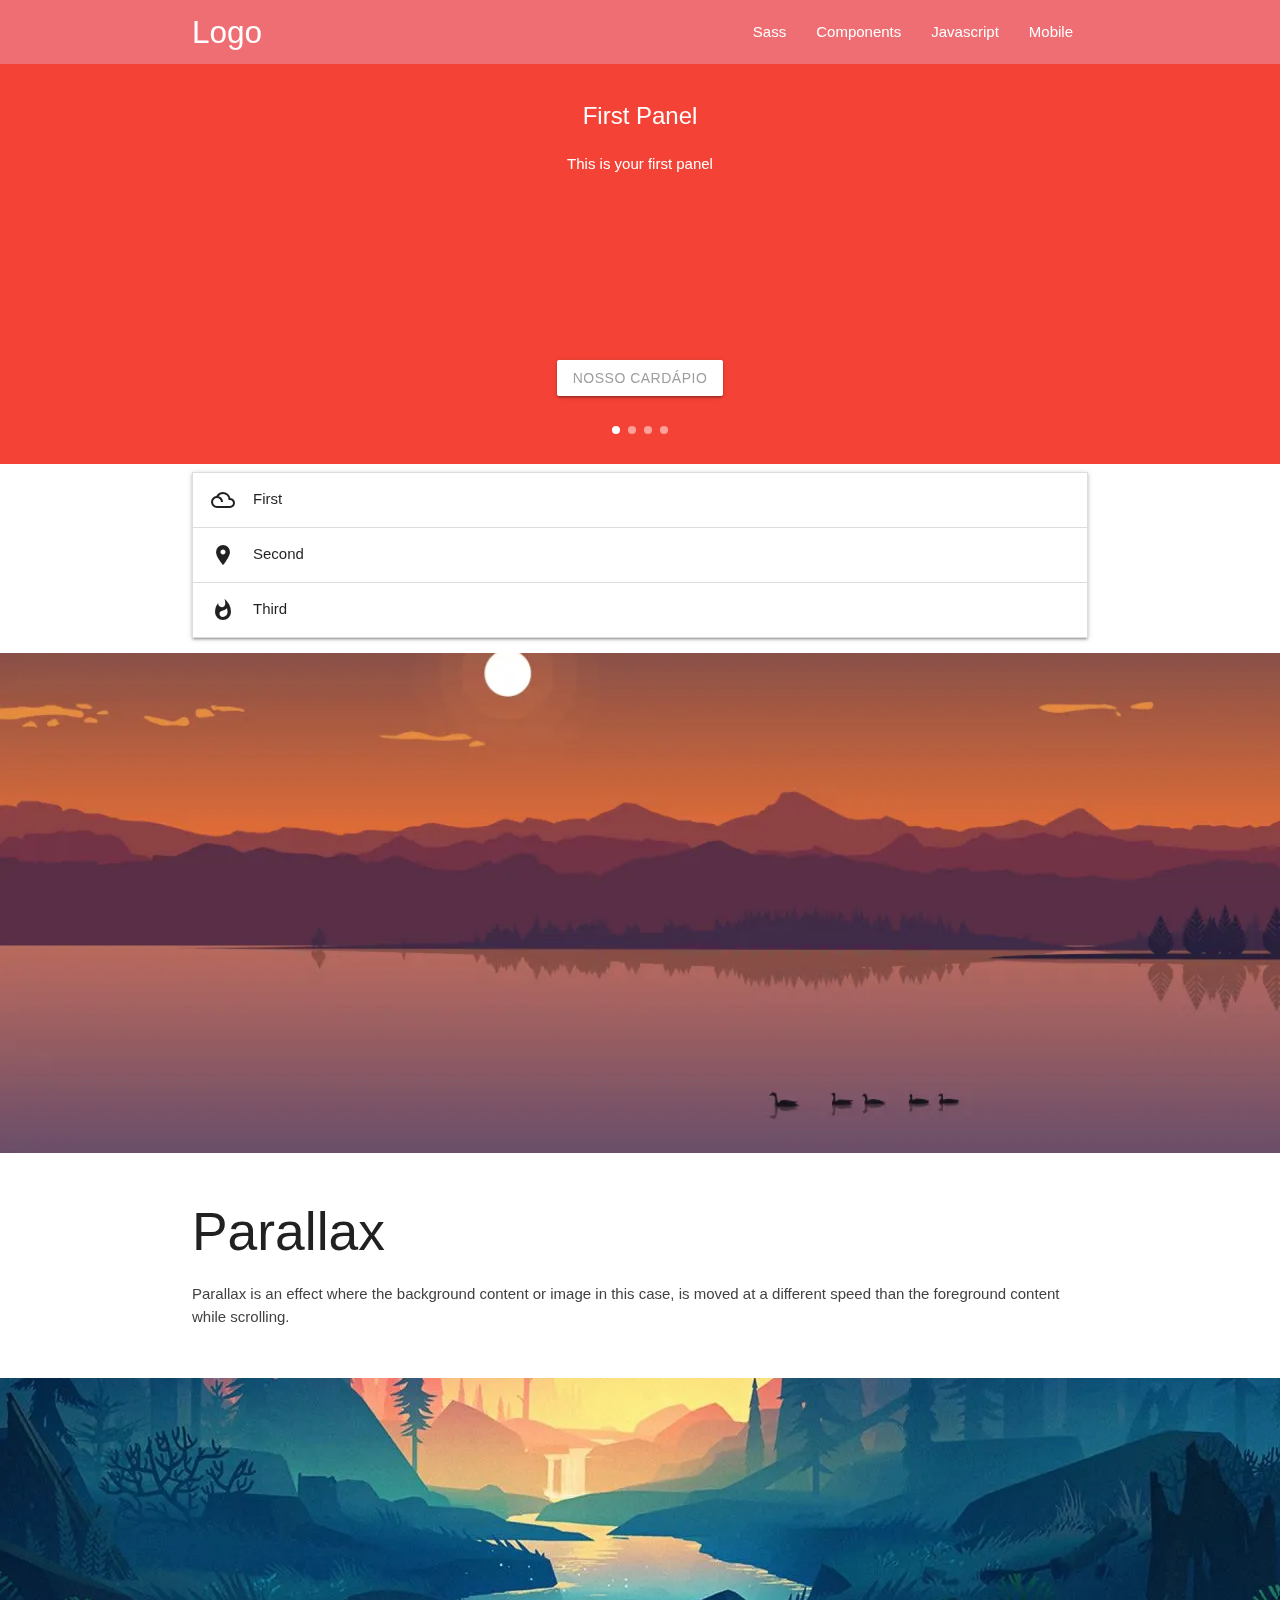
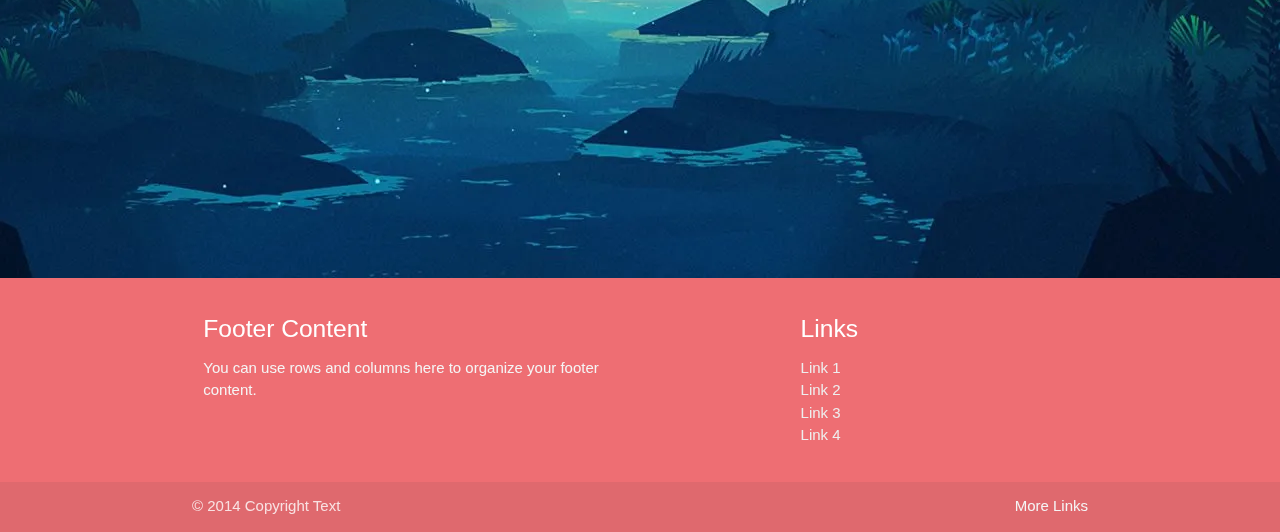
<file: index.html>
<!DOCTYPE html>
<html lang="pt-br">

<head>
  <meta charset="UTF-8">
  <meta http-equiv="X-UA-Compatible" content="IE=edge">
  <meta name="viewport" content="width=device-width, initial-scale=1.0">
  <link rel="icon" href="images/fav.png">
  <!--Import Google Icon Font-->
  <link href="https://fonts.googleapis.com/icon?family=Material+Icons" rel="stylesheet">
  <!-- Compiled and minified CSS -->
  <link type="text/css" rel="stylesheet"
    href="https://cdnjs.cloudflare.com/ajax/libs/materialize/1.0.0/css/materialize.min.css">
  <link type="text/css" rel="stylesheet" href="css/custom.css">
  <title>Treinamento</title>
</head>

<body>

  <!--navbar-->

  <nav class="z-depth-0">
    <div class="nav-wrapper container">
      <a href="#" class="brand-logo left">Logo</a>
      <a href="#" data-target="mobile-demo" class="right sidenav-trigger">
        <i class="material-icons">menu</i>
      </a>
      <ul class="right hide-on-med-and-down">
        <li><a href="#">Sass</a></li>
        <li><a href="#">Components</a></li>
        <li><a href="#">Javascript</a></li>
        <li><a href="#">Mobile</a></li>
      </ul>
    </div>
  </nav>

  <ul class="sidenav light" id="mobile-demo">
    <li><a href="#">Sass</a></li>
    <li><a href="#">Components</a></li>
    <li><a href="#">Javascript</a></li>
    <li><a href="#">Mobile</a></li>
  </ul>

  <!--fim navbar-->

  <!--home-->

  <section class="home bloco">

  </section>


  <!--fim home-->


  <div class="carousel carousel-slider center">
    <div class="carousel-fixed-item center">
      <a class="btn waves-effect white grey-text darken-text-2">Nosso Cardápio</a>
    </div>
    <div class="carousel-item red white-text" href="#one!">
      <h2>First Panel</h2>
      <p class="white-text">This is your first panel</p>
    </div>
    <div class="carousel-item amber white-text" href="#two!">
      <h2>Second Panel</h2>
      <p class="white-text">This is your second panel</p>
    </div>
    <div class="carousel-item green white-text" href="#three!">
      <h2>Third Panel</h2>
      <p class="white-text">This is your third panel</p>
    </div>
    <div class="carousel-item blue white-text" href="#four!">
      <h2>Fourth Panel</h2>
      <p class="white-text">This is your fourth panel</p>
    </div>
  </div>


  <div class="container">
    <ul class="collapsible">
      <li>
        <div class="collapsible-header"><i class="material-icons">filter_drama</i>First</div>
        <div class="collapsible-body"><span>Lorem ipsum dolor sit amet.</span></div>
      </li>
      <li>
        <div class="collapsible-header"><i class="material-icons">place</i>Second</div>
        <div class="collapsible-body"><span>Lorem ipsum dolor sit amet.</span></div>
      </li>
      <li>
        <div class="collapsible-header"><i class="material-icons">whatshot</i>Third</div>
        <div class="collapsible-body"><span>Lorem ipsum dolor sit amet.</span></div>
      </li>
    </ul>
  </div>



  <div class="parallax-container">
    <div class="parallax"><img src="images/img2.jpg"></div>
  </div>
  <div class="section white">
    <div class="row container">
      <h2 class="header">Parallax</h2>
      <p class="grey-text text-darken-3 lighten-3">Parallax is an effect where the background content or image in this
        case, is moved at a different speed than the foreground content while scrolling.</p>
    </div>
  </div>
  <div class="parallax-container">
    <div class="parallax"><img src="images/img1.jpg"></div>
  </div>

  <!--Footer Rodapé -->

  <footer class="page-footer">
    <div class="container">
      <div class="row">
        <div class="col l6 s12">
          <h5 class="white-text">Footer Content</h5>
          <p class="grey-text text-lighten-4">You can use rows and columns here to organize your footer content.</p>
        </div>
        <div class="col l4 offset-l2 s12">
          <h5 class="white-text">Links</h5>
          <ul>
            <li><a class="grey-text text-lighten-3" href="#!">Link 1</a></li>
            <li><a class="grey-text text-lighten-3" href="#!">Link 2</a></li>
            <li><a class="grey-text text-lighten-3" href="#!">Link 3</a></li>
            <li><a class="grey-text text-lighten-3" href="#!">Link 4</a></li>
          </ul>
        </div>
      </div>
    </div>
    <div class="footer-copyright">
      <div class="container">
      © 2014 Copyright Text
      <a class="grey-text text-lighten-4 right" href="#!">More Links</a>
      </div>
    </div>
  </footer>


  <!-- Compiled and minified JavaScript -->
  <script type="text/javascript" src="https://cdnjs.cloudflare.com/ajax/libs/jquery/3.6.0/jquery.min.js"></script>
  <script type="text/javascript"
    src="https://cdnjs.cloudflare.com/ajax/libs/materialize/1.0.0/js/materialize.min.js"></script>
  <script type="text/javascript" src="js/init.js"></script>

</body>

</html>
</file>
<file: css/custom.css>
body {
    display: flex;
    min-height: 100vh;
    flex-direction: column;
}

main {
    flex: 1 0 auto;
}

.bloco {
    min-height: 100%;
}

.home {
    background-image: url('../images/img1.jpg');
    background-repeat: no-repeat;
    background-size: cover;
}




/* MEDIA */

@media only screen and (max-width: 480px) {}

@media only screen and (min-width: 601px) {}

@media only screen and (min-width: 993px) {}
</file>
